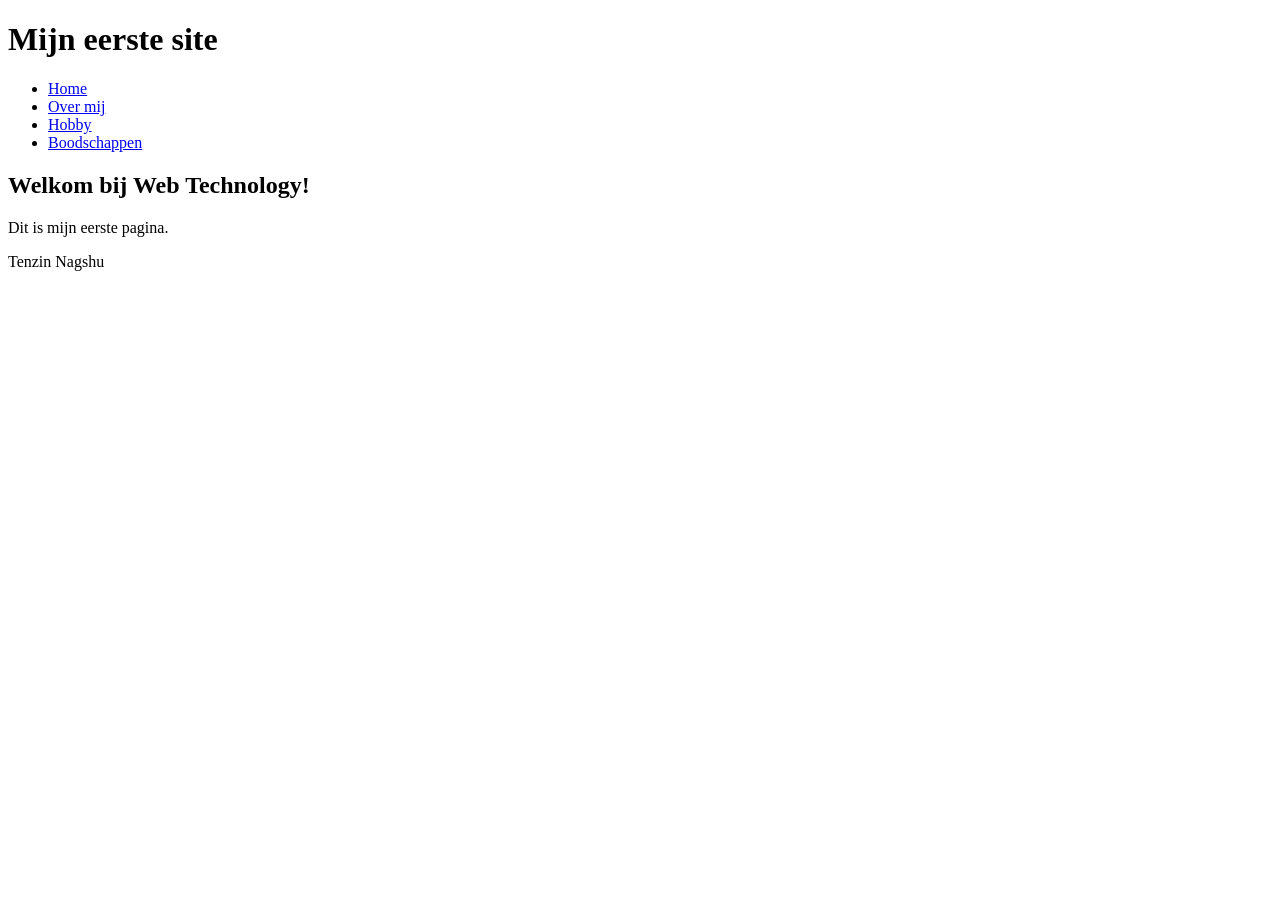
<file: labo-01/index.html>
<!DOCTYPE html>
<html lang="nl">
<head>
    <meta charset="UTF-8">
    <meta name="viewport" content="width=device-width, initial-scale=1.0">
    <title>Mijn eerste pagina!!!!!!!</title>
</head>
<body>
    <header>
        <h1>Mijn eerste site</h1>
        <nav>
            <ul>
                <li><a href="index.html">Home</a></li>
                <li><a href="over-mij.html">Over mij</a></li>
                <li><a href="hobby.html">Hobby</a></li>
                <li><a href="boodschappen.html">Boodschappen</a></li>              
            </ul>
        </nav>
    </header>
    <h2>Welkom bij Web Technology!</h2>
    <p>Dit is mijn eerste pagina.</p>
    <footer>
        <p>Tenzin Nagshu</p> 
    </footer>
</body>
</html>
</file>
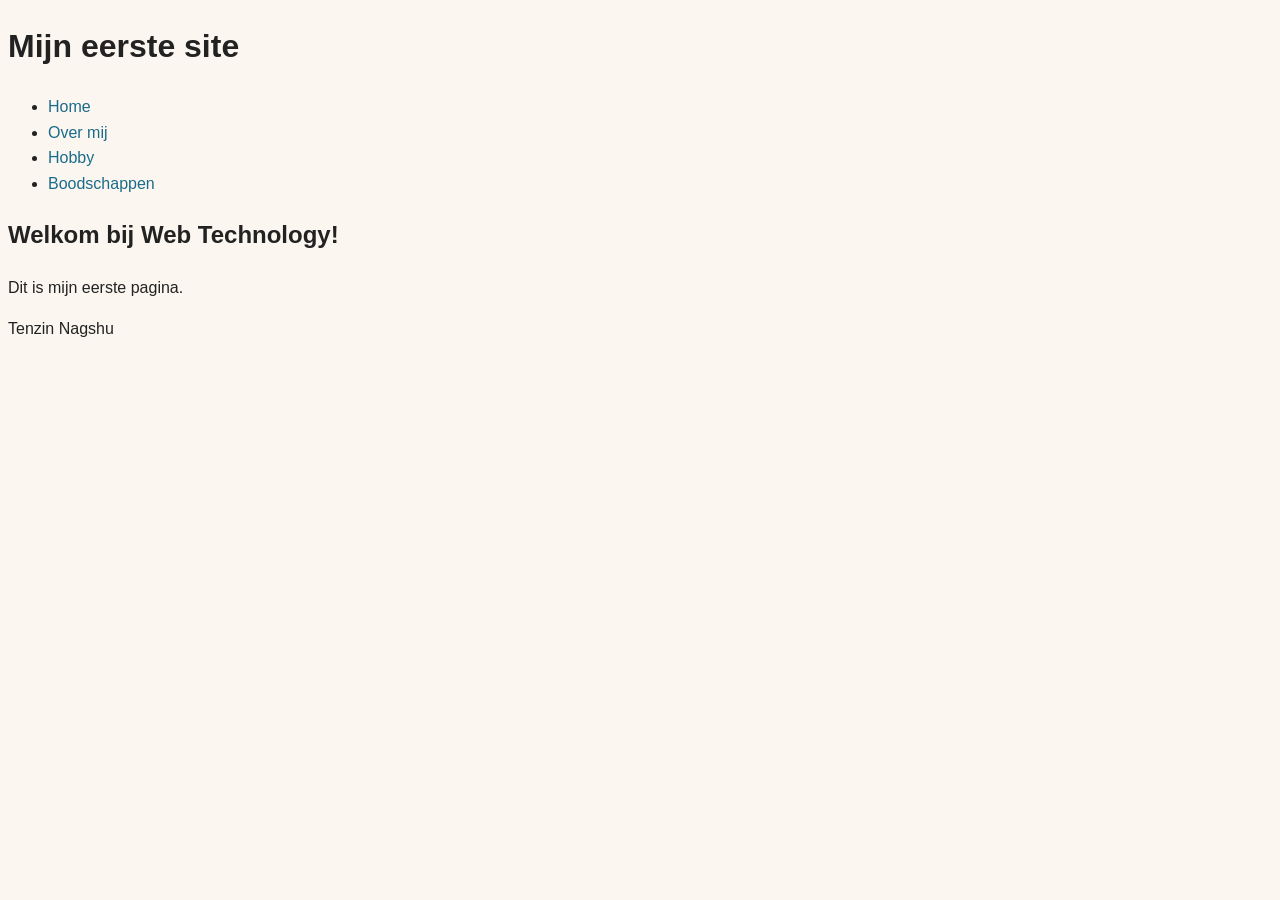
<file: site/index.html>
<!DOCTYPE html>
<html lang="nl">
<head>
    <meta charset="UTF-8">
    <meta name="viewport" content="width=device-width, initial-scale=1.0">
    <title>Mijn eerste pagina!!!!!!!</title>
    <link rel="stylesheet" href="css/stijl.css">
</head>
<body>
    <header>
        <h1>Mijn eerste site</h1>
        <nav>
            <ul>
                <li><a href="index.html">Home</a></li>
                <li><a href="over-mij.html">Over mij</a></li>
                <li><a href="hobby.html">Hobby</a></li>
                <li><a href="boodschappen.html">Boodschappen</a></li>              
            </ul>
        </nav>
    </header>
    <h2>Welkom bij Web Technology!</h2>
    <p>Dit is mijn eerste pagina.</p>
    <footer>
        <p>Tenzin Nagshu</p> 
    </footer>
</body>
</html>
</file>
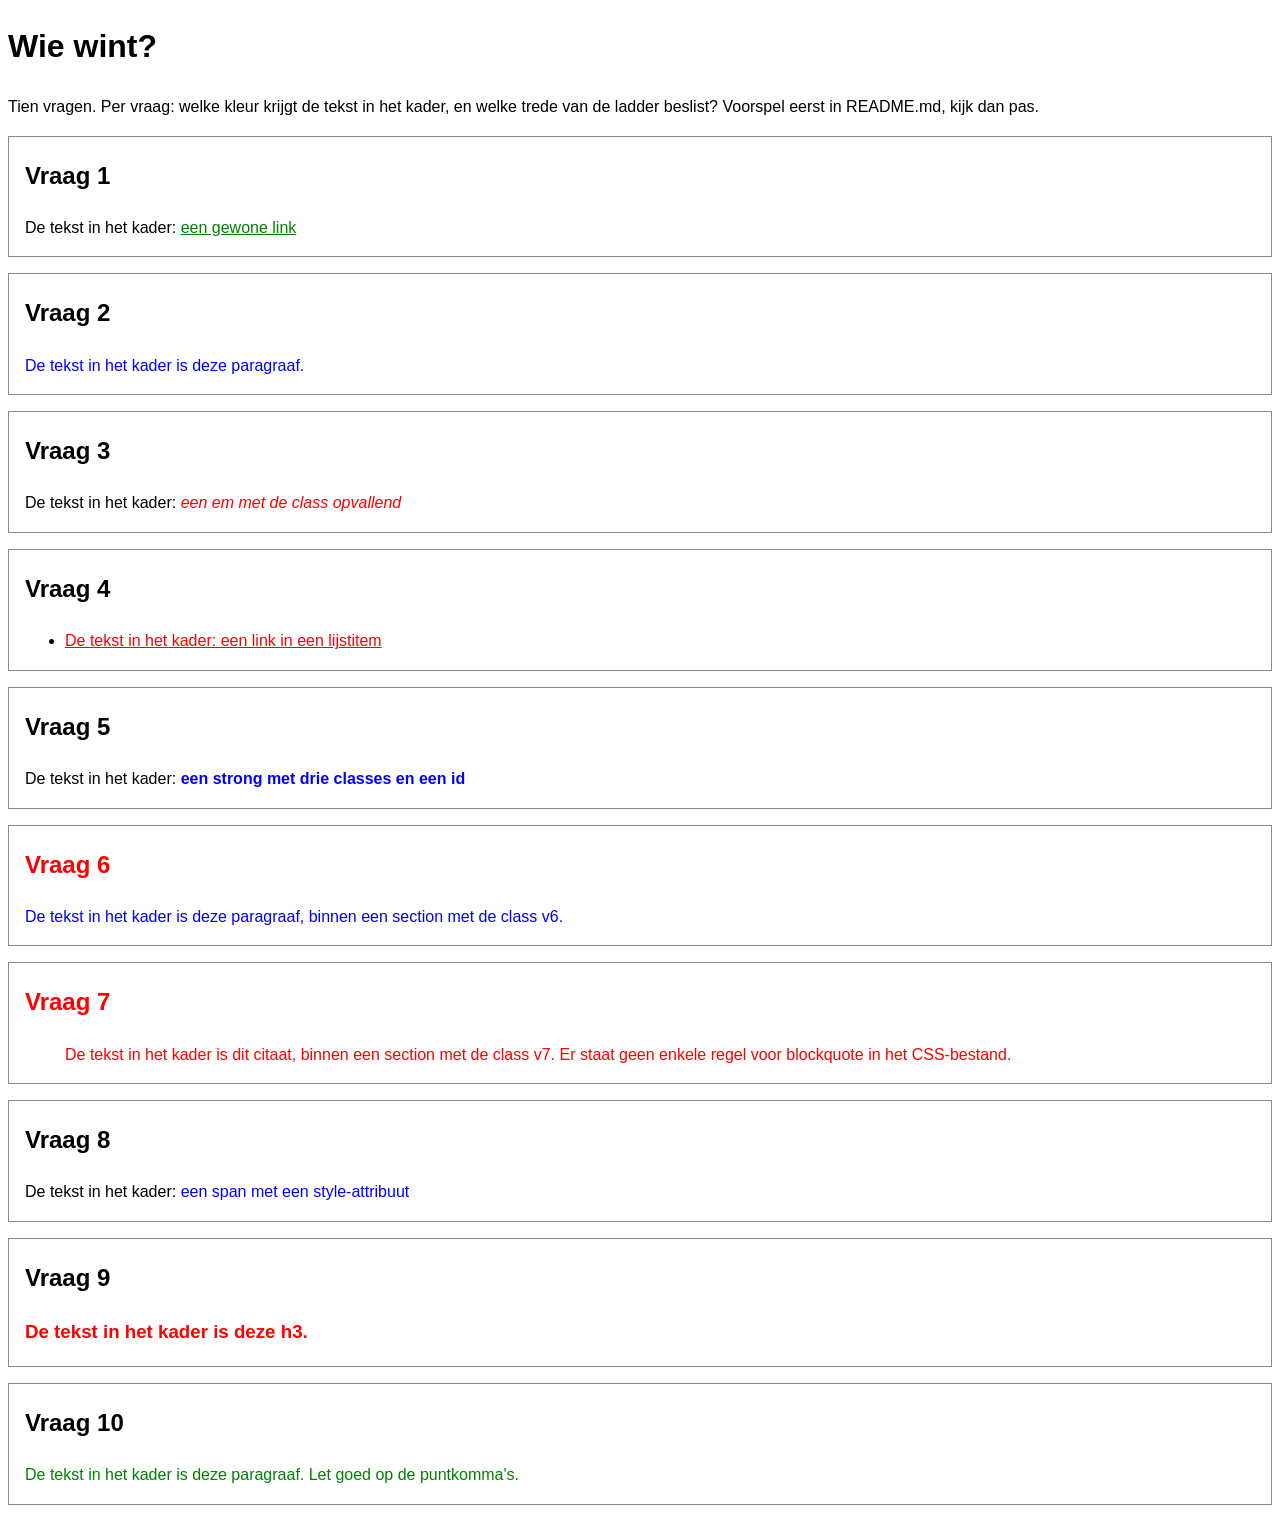
<file: labo-02/cascade/index.html>
<!-- index.html - oefening 3: voorspel, dan kijk. Wijzig dit bestand niet. -->
<!doctype html>
<html lang="nl">
  <head>
    <meta charset="utf-8">
    <meta name="viewport" content="width=device-width, initial-scale=1">
    <title>Wie wint? Tien vragen over de cascade</title>
    <link rel="stylesheet" href="css/stijl.css">
  </head>
  <body>
    <h1>Wie wint?</h1>
    <p>Tien vragen. Per vraag: welke kleur krijgt de tekst in het kader, en welke trede van de ladder beslist? Voorspel eerst in README.md, kijk dan pas.</p>

    <section class="vraag v1">
      <h2>Vraag 1</h2>
      <p>De tekst in het kader: <a href="#">een gewone link</a></p>
    </section>

    <section class="vraag v2">
      <h2>Vraag 2</h2>
      <p class="v2-tekst">De tekst in het kader is deze paragraaf.</p>
    </section>

    <section class="vraag v3">
      <h2>Vraag 3</h2>
      <p>De tekst in het kader: <em class="opvallend">een em met de class opvallend</em></p>
    </section>

    <section class="vraag v4">
      <h2>Vraag 4</h2>
      <ul>
        <li><a href="#">De tekst in het kader: een link in een lijstitem</a></li>
      </ul>
    </section>

    <section class="vraag v5">
      <h2>Vraag 5</h2>
      <p>De tekst in het kader: <strong class="een twee drie" id="v5-tekst">een strong met drie classes en een id</strong></p>
    </section>

    <section class="vraag v6">
      <h2>Vraag 6</h2>
      <p class="v6-tekst">De tekst in het kader is deze paragraaf, binnen een section met de class v6.</p>
    </section>

    <section class="vraag v7">
      <h2>Vraag 7</h2>
      <blockquote>De tekst in het kader is dit citaat, binnen een section met de class v7. Er staat geen enkele regel voor blockquote in het CSS-bestand.</blockquote>
    </section>

    <section class="vraag v8">
      <h2>Vraag 8</h2>
      <p>De tekst in het kader: <span class="v8-tekst" style="color: blue">een span met een style-attribuut</span></p>
    </section>

    <section class="vraag v9">
      <h2>Vraag 9</h2>
      <h3 class="v9-tekst">De tekst in het kader is deze h3.</h3>
    </section>

    <section class="vraag v10">
      <h2>Vraag 10</h2>
      <p class="v10-tekst">De tekst in het kader is deze paragraaf. Let goed op de puntkomma's.</p>
    </section>
  </body>
</html>
</file>
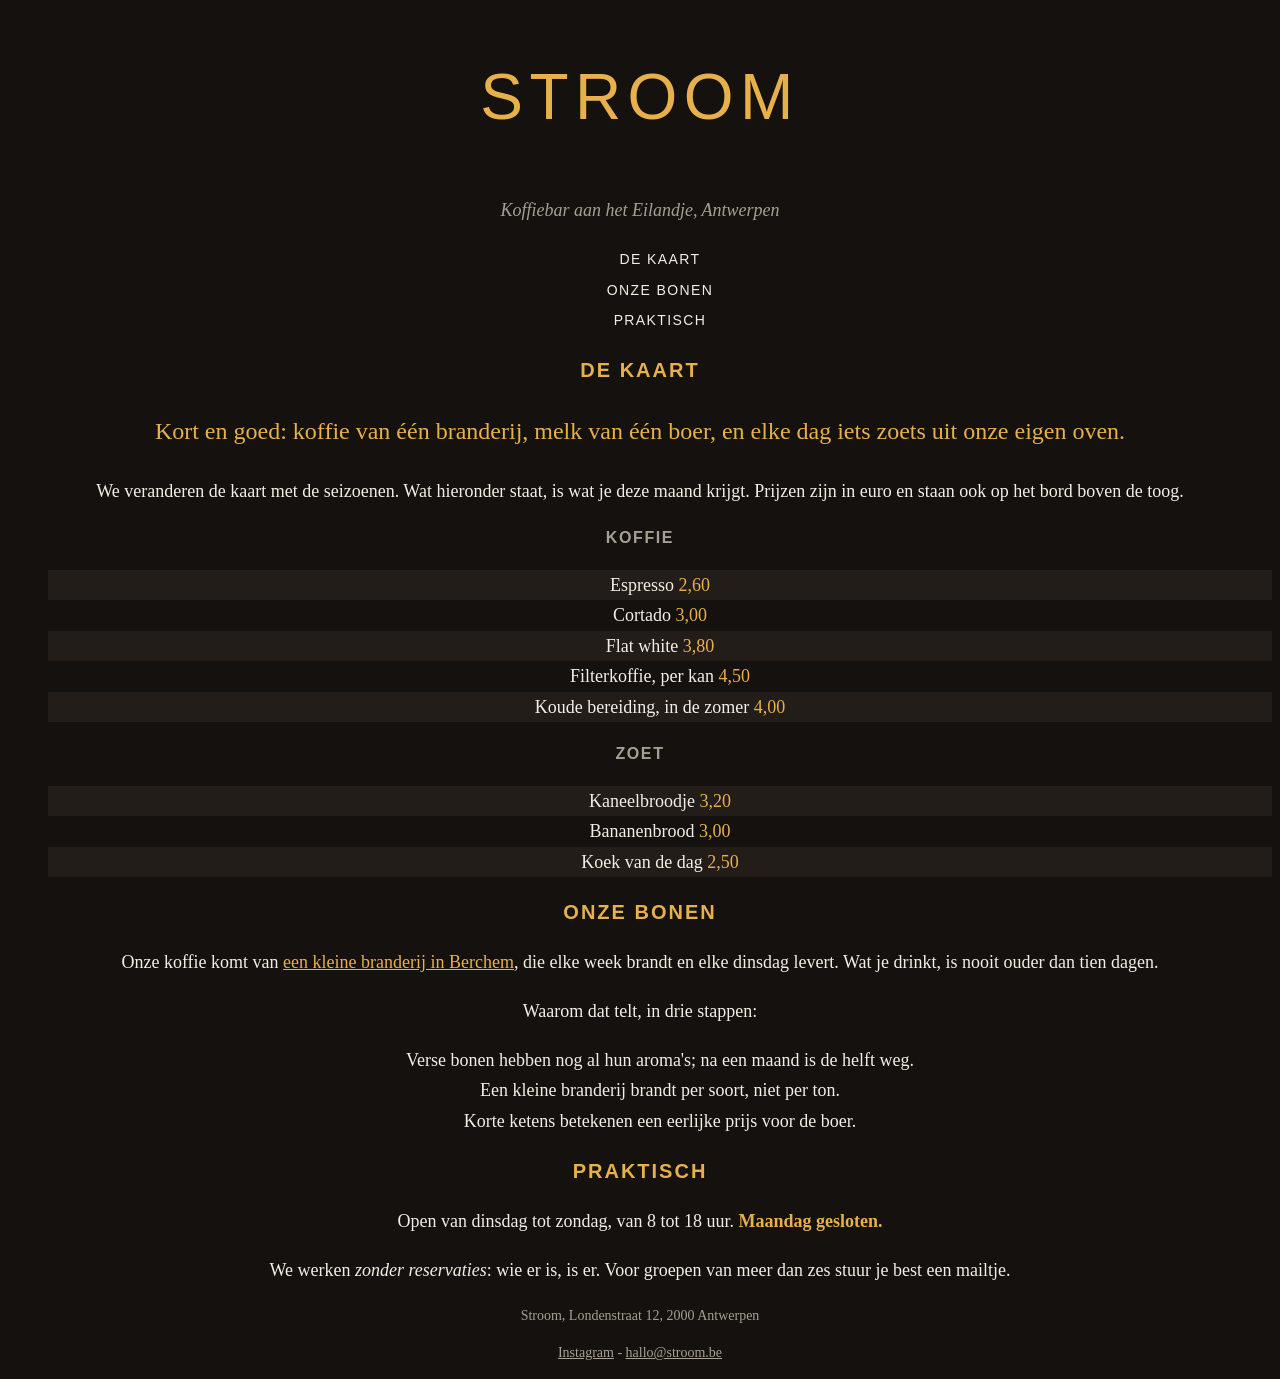
<file: labo-02/nabouw/index.html>
<!-- index.html - nabouw labo 2. Dit bestand mag je NIET wijzigen: geen class erbij, geen element verplaatst, geen style-attribuut. Jij schrijft css/stijl.css. -->
<!--
  Wat het screenshot niet kan tonen (hover en focus):
  - links in de navigatie: accentkleur, vet, geen onderstreping;
    bij hover en focus: inktkleur en onderstreept
  - links in main: accentkleur, onderstreept;
    bij hover en focus: papierkleur op een achtergrond in de accentkleur
  - links in de footer: gedempte kleur; bij hover en focus: accentkleur
-->
<!doctype html>
<html lang="nl">
  <head>
    <meta charset="utf-8">
    <meta name="viewport" content="width=device-width, initial-scale=1">
    <title>Stroom - koffiebar aan het Eilandje</title>
    <link rel="stylesheet" href="css/zen.css">
  </head>
  <body>
    <header>
      <h1>Stroom</h1>
      <p class="slogan">Koffiebar aan het Eilandje, Antwerpen</p>
      <nav>
        <ul>
          <li><a href="#kaart">De kaart</a></li>
          <li><a href="#bonen">Onze bonen</a></li>
          <li><a href="#praktisch">Praktisch</a></li>
        </ul>
      </nav>
    </header>

    <main>
      <article>
        <h2 id="kaart">De kaart</h2>
        <p class="intro">Kort en goed: koffie van één branderij, melk van één boer, en elke dag iets zoets uit onze eigen oven.</p>
        <p>We veranderen de kaart met de seizoenen. Wat hieronder staat, is wat je deze maand krijgt. Prijzen zijn in euro en staan ook op het bord boven de toog.</p>

        <h3>Koffie</h3>
        <ul class="kaart">
          <li>Espresso <span class="prijs">2,60</span></li>
          <li>Cortado <span class="prijs">3,00</span></li>
          <li>Flat white <span class="prijs">3,80</span></li>
          <li>Filterkoffie, per kan <span class="prijs">4,50</span></li>
          <li>Koude bereiding, in de zomer <span class="prijs">4,00</span></li>
        </ul>

        <h3>Zoet</h3>
        <ul class="kaart">
          <li>Kaneelbroodje <span class="prijs">3,20</span></li>
          <li>Bananenbrood <span class="prijs">3,00</span></li>
          <li>Koek van de dag <span class="prijs">2,50</span></li>
        </ul>

        <h2 id="bonen">Onze bonen</h2>
        <p>Onze koffie komt van <a href="https://www.example.be">een kleine branderij in Berchem</a>, die elke week brandt en elke dinsdag levert. Wat je drinkt, is nooit ouder dan tien dagen.</p>
        <p>Waarom dat telt, in drie stappen:</p>
        <ol>
          <li>Verse bonen hebben nog al hun aroma's; na een maand is de helft weg.</li>
          <li>Een kleine branderij brandt per soort, niet per ton.</li>
          <li>Korte ketens betekenen een eerlijke prijs voor de boer.</li>
        </ol>

        <h2 id="praktisch">Praktisch</h2>
        <p>Open van dinsdag tot zondag, van 8 tot 18 uur. <strong>Maandag gesloten.</strong></p>
        <p>We werken <em>zonder reservaties</em>: wie er is, is er. Voor groepen van meer dan zes stuur je best een mailtje.</p>
      </article>
    </main>

    <footer>
      <p>Stroom, Londenstraat 12, 2000 Antwerpen</p>
      <p><a href="https://www.instagram.com">Instagram</a> - <a href="mailto:hallo@stroom.be">hallo@stroom.be</a></p>
    </footer>
  </body>
</html>
</file>
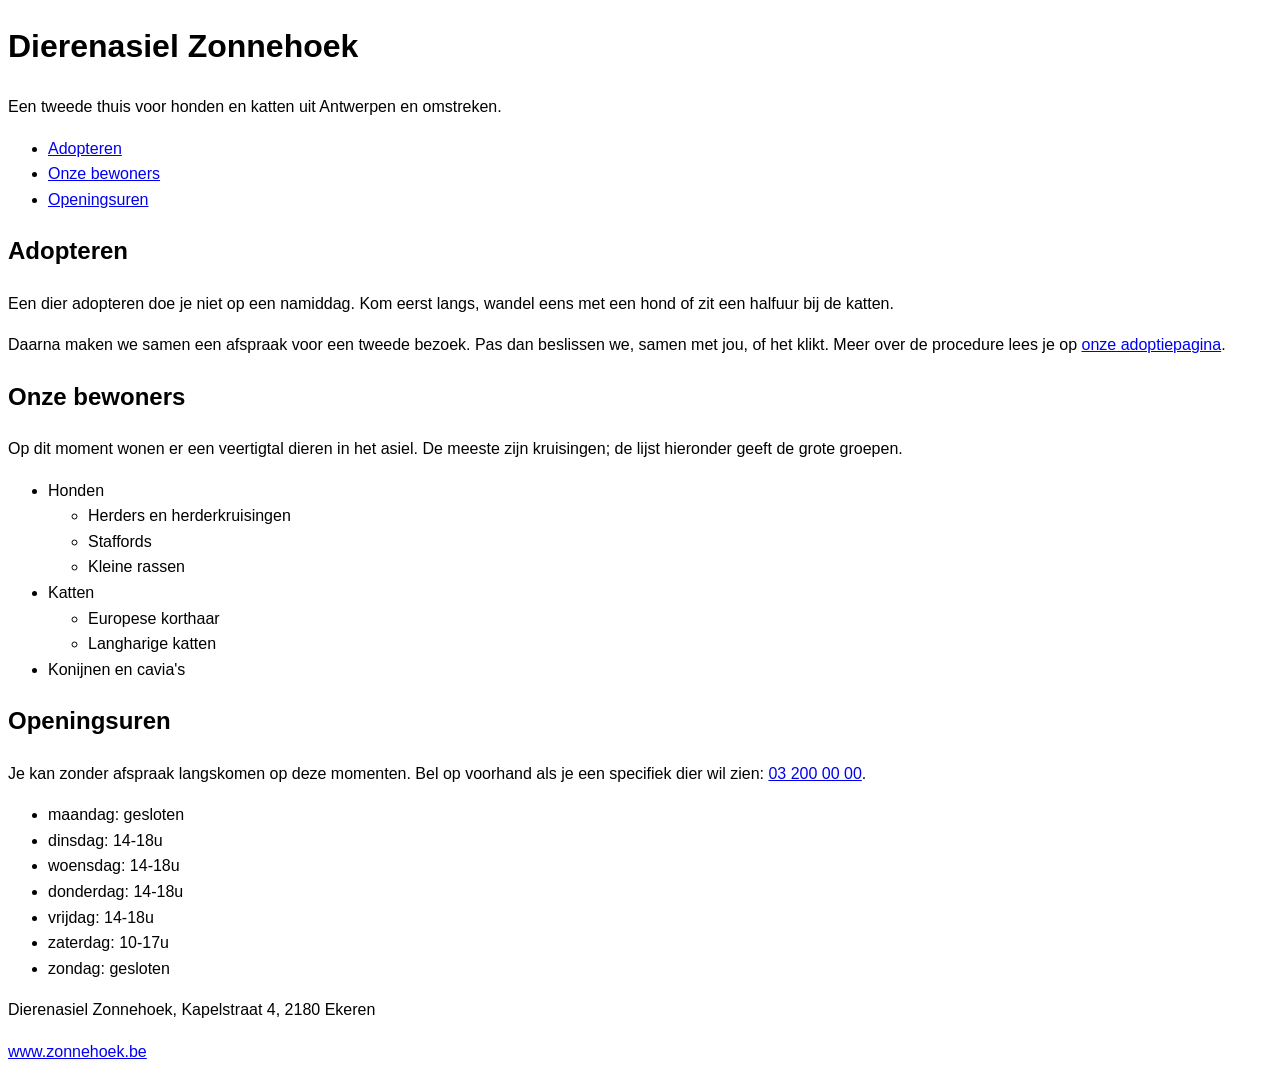
<file: labo-02/selectors/index.html>
<!-- index.html - oefening 2: selectors. Wijzig dit bestand niet; alles wat je nodig hebt, staat erin. -->
<!doctype html>
<html lang="nl">
  <head>
    <meta charset="utf-8">
    <meta name="viewport" content="width=device-width, initial-scale=1">
    <title>Dierenasiel Zonnehoek</title>
    <link rel="stylesheet" href="css/stijl.css">
  </head>
  <body>
    <header>
      <h1>Dierenasiel Zonnehoek</h1>
      <p class="slogan">Een tweede thuis voor honden en katten uit Antwerpen en omstreken.</p>
      <nav>
        <ul>
          <li><a href="#adopteren">Adopteren</a></li>
          <li><a href="#rassen">Onze bewoners</a></li>
          <li><a href="#uren">Openingsuren</a></li>
        </ul>
      </nav>
    </header>

    <main>
      <article>
        <h2 id="adopteren">Adopteren</h2>
        <p class="intro">Een dier adopteren doe je niet op een namiddag. Kom eerst langs, wandel eens met een hond of zit een halfuur bij de katten.</p>
        <p>Daarna maken we samen een afspraak voor een tweede bezoek. Pas dan beslissen we, samen met jou, of het klikt. Meer over de procedure lees je op <a href="https://www.zonnehoek.be/adoptie">onze adoptiepagina</a>.</p>

        <h2 id="rassen">Onze bewoners</h2>
        <p>Op dit moment wonen er een veertigtal dieren in het asiel. De meeste zijn kruisingen; de lijst hieronder geeft de grote groepen.</p>
        <ul class="rassen">
          <li>Honden
            <ul>
              <li>Herders en herderkruisingen</li>
              <li>Staffords</li>
              <li>Kleine rassen</li>
            </ul>
          </li>
          <li>Katten
            <ul>
              <li>Europese korthaar</li>
              <li>Langharige katten</li>
            </ul>
          </li>
          <li>Konijnen en cavia's</li>
        </ul>

        <h2 id="uren">Openingsuren</h2>
        <p>Je kan zonder afspraak langskomen op deze momenten. Bel op voorhand als je een specifiek dier wil zien: <a href="tel:+3232000000">03 200 00 00</a>.</p>
        <ul class="uren">
          <li>maandag: gesloten</li>
          <li>dinsdag: 14-18u</li>
          <li>woensdag: 14-18u</li>
          <li>donderdag: 14-18u</li>
          <li>vrijdag: 14-18u</li>
          <li>zaterdag: 10-17u</li>
          <li>zondag: gesloten</li>
        </ul>
      </article>
    </main>

    <footer>
      <p>Dierenasiel Zonnehoek, Kapelstraat 4, 2180 Ekeren</p>
      <p><a href="https://www.zonnehoek.be">www.zonnehoek.be</a></p>
    </footer>
  </body>
</html>
</file>
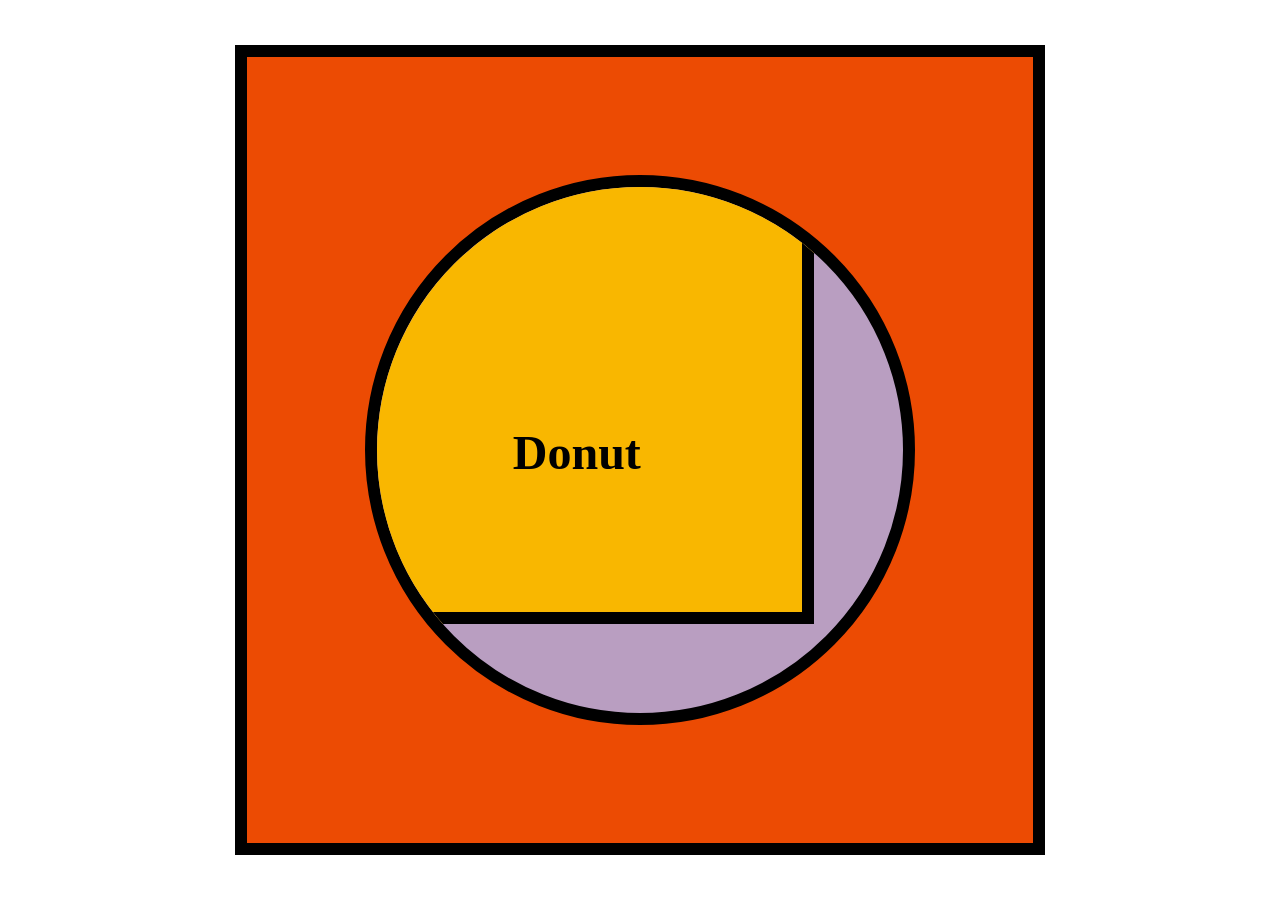
<file: labo-03/donut/index.html>
<!doctype html>
<html lang="en">
<head>
  <meta charset="utf-8">
  <meta name="viewport" content="width=device-width, initial-scale=1">
  <title>Labo 3 - Donut</title>
  <link rel="stylesheet" href="css/reset.css">
  <link rel="stylesheet" href="css/stijl.css">
</head>
<body>
  <!-- Do not change this file. Write your CSS in css/stijl.css. -->
  <main>
    <div>
      <h1>Donut</h1>
    </div>
  </main>
</body>
</html>
</file>
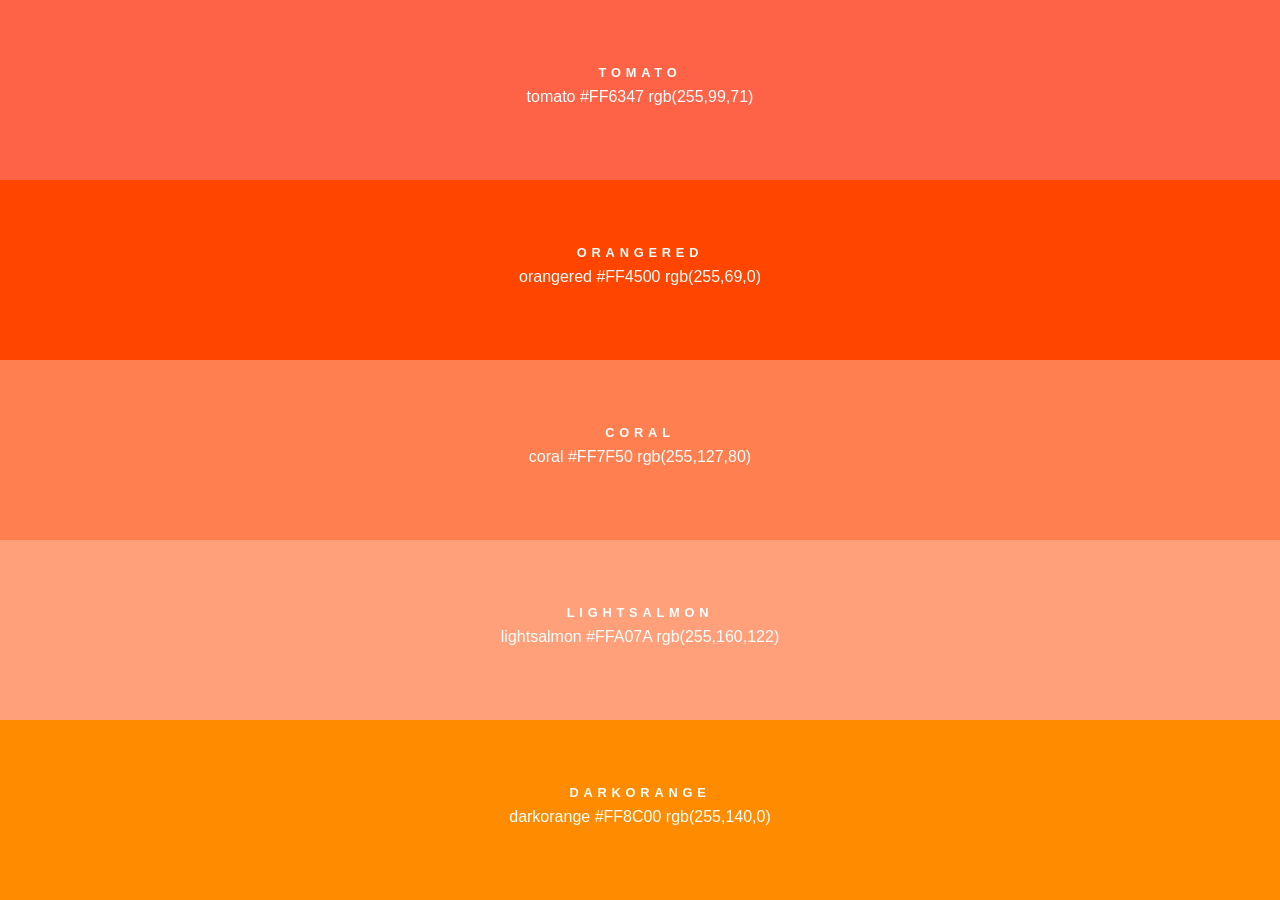
<file: labo-03/kleuren/index.html>
<!doctype html>
<html lang="en">
<head>
  <meta charset="utf-8">
  <meta name="viewport" content="width=device-width, initial-scale=1">
  <title>Labo 3 - Kleurenstalen</title>
  <link rel="stylesheet" href="css/reset.css">
  <link rel="stylesheet" href="css/stijl.css">
</head>
<body>
  <!-- Do not change this file. Write your CSS in css/stijl.css. -->
  <ul>
    <li class="tomato">
      <h2>TOMATO</h2>
      <p class="codes"><span>tomato</span> <span>#FF6347</span> <span>rgb(255,99,71)</span></p>
    </li>
    <li class="orangered">
      <h2>ORANGERED</h2>
      <p class="codes"><span>orangered</span> <span>#FF4500</span> <span>rgb(255,69,0)</span></p>
    </li>
    <li class="coral">
      <h2>CORAL</h2>
      <p class="codes"><span>coral</span> <span>#FF7F50</span> <span>rgb(255,127,80)</span></p>
    </li>
    <li class="lightsalmon">
      <h2>LIGHTSALMON</h2>
      <p class="codes"><span>lightsalmon</span> <span>#FFA07A</span> <span>rgb(255,160,122)</span></p>
    </li>
    <li class="darkorange">
      <h2>DARKORANGE</h2>
      <p class="codes"><span>darkorange</span> <span>#FF8C00</span> <span>rgb(255,140,0)</span></p>
    </li>
  </ul>
</body>
</html>
</file>
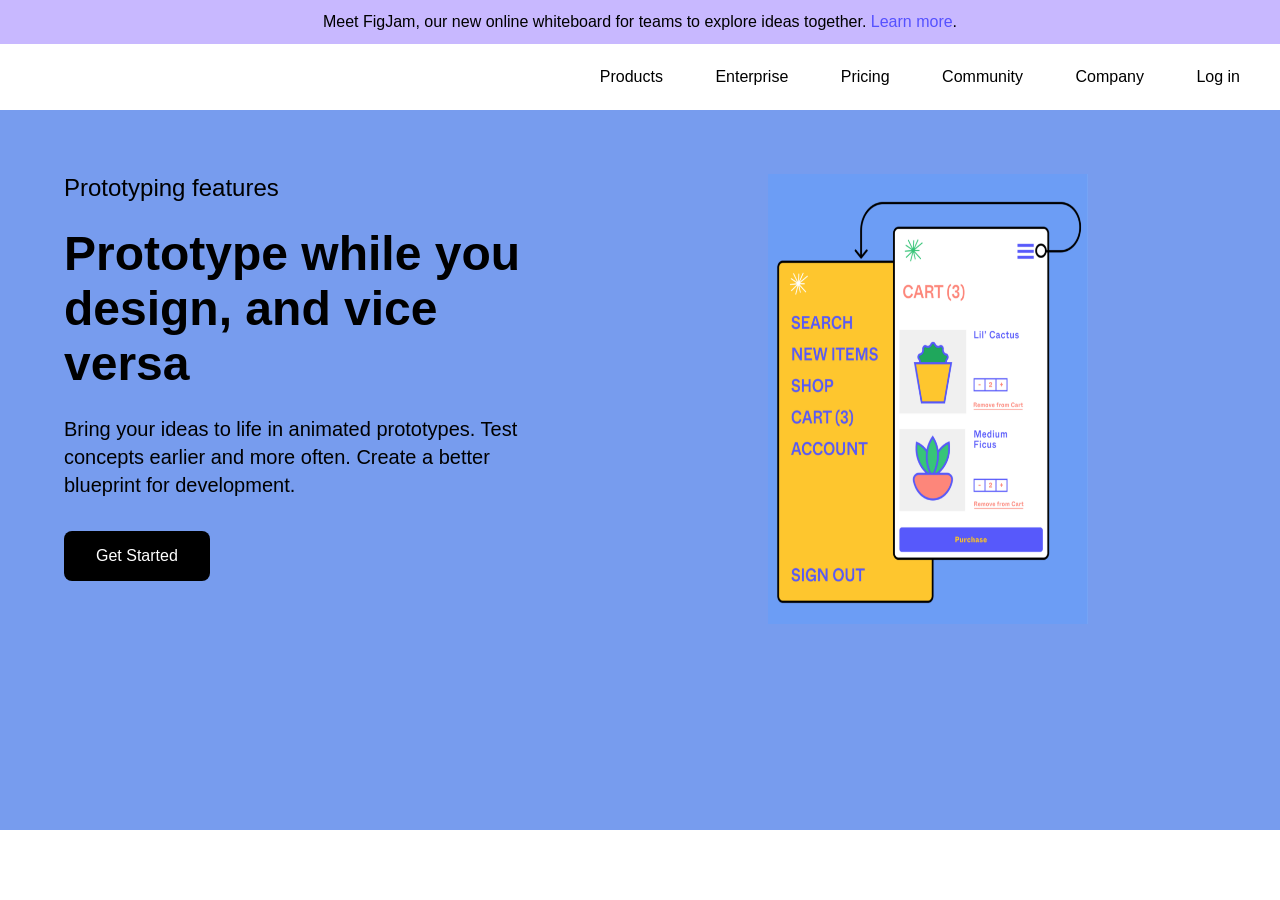
<file: labo-03/landing/index.html>
<!doctype html>
<html lang="en">
<head>
  <meta charset="utf-8">
  <meta name="viewport" content="width=device-width, initial-scale=1">
  <title>Labo 3 - Landingspagina</title>
  <link rel="stylesheet" href="css/reset.css">
  <link rel="stylesheet" href="css/stijl.css">
</head>
<body>
  <!-- Do not change this file. Write your CSS in css/stijl.css.
       Not visible in the screenshot: on :hover and :focus the links in the
       banner and in the navigation get an underline, and the button turns
       dark grey (#333333) instead of black. -->
  <div class="banner">
    <p>Meet FigJam, our new online whiteboard for teams to explore ideas together. <a href="#">Learn more</a>.</p>
  </div>
  <header>
    <nav>
      <ul>
        <li><a href="#">Products</a></li>
        <li><a href="#">Enterprise</a></li>
        <li><a href="#">Pricing</a></li>
        <li><a href="#">Community</a></li>
        <li><a href="#">Company</a></li>
        <li><a href="#">Log in</a></li>
      </ul>
    </nav>
  </header>
  <main>
    <article>
      <p class="bovenkop">Prototyping features</p>
      <h1>Prototype while you design, and vice versa</h1>
      <p>Bring your ideas to life in animated prototypes. Test concepts earlier and more often. Create a better blueprint for development.</p>
      <a href="#" class="knop">Get Started</a>
    </article><!-- no whitespace between these two tags: see syllabus 3.7 --><div class="afbeelding">
      <img src="afbeeldingen/prototype.png" alt="Prototype of a plant shop: a yellow menu panel next to a white cart screen">
    </div>
  </main>
</body>
</html>
</file>
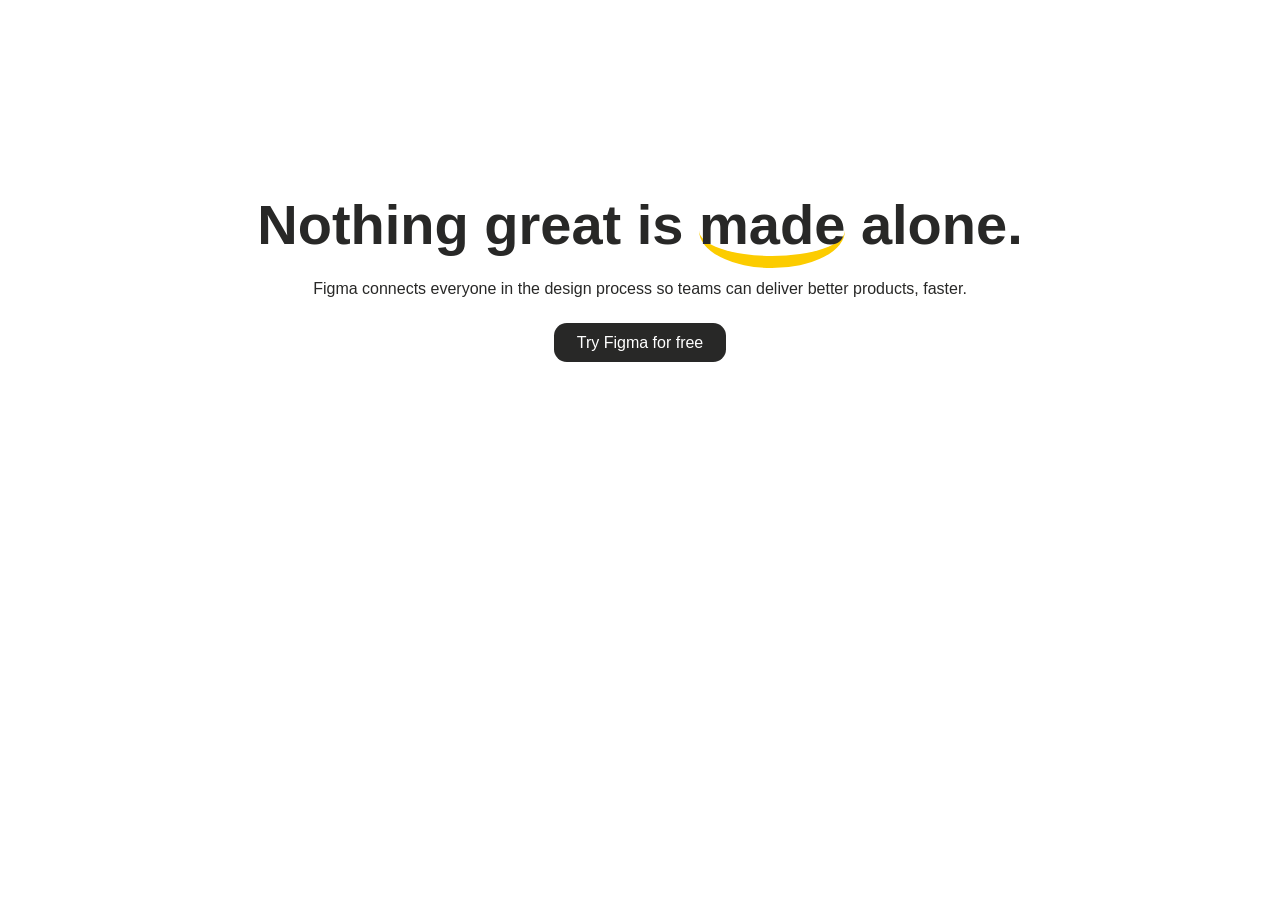
<file: labo-03/slogan/index.html>
<!doctype html>
<html lang="en">
<head>
  <meta charset="utf-8">
  <meta name="viewport" content="width=device-width, initial-scale=1">
  <title>Labo 3 - Slogan</title>
  <link rel="stylesheet" href="css/reset.css">
  <link rel="stylesheet" href="css/stijl.css">
</head>
<body>
  <!-- Do not change this file. Write your CSS in css/stijl.css.
       Not visible in the screenshot: on :hover and :focus the button turns
       dark grey (#333333) instead of black. -->
  <h2>Nothing great is <span>made</span> alone.</h2>
  <p>Figma connects everyone in the design process so teams can deliver better products, faster.</p>
  <a href="https://www.figma.com">Try Figma for free</a>
</body>
</html>
</file>
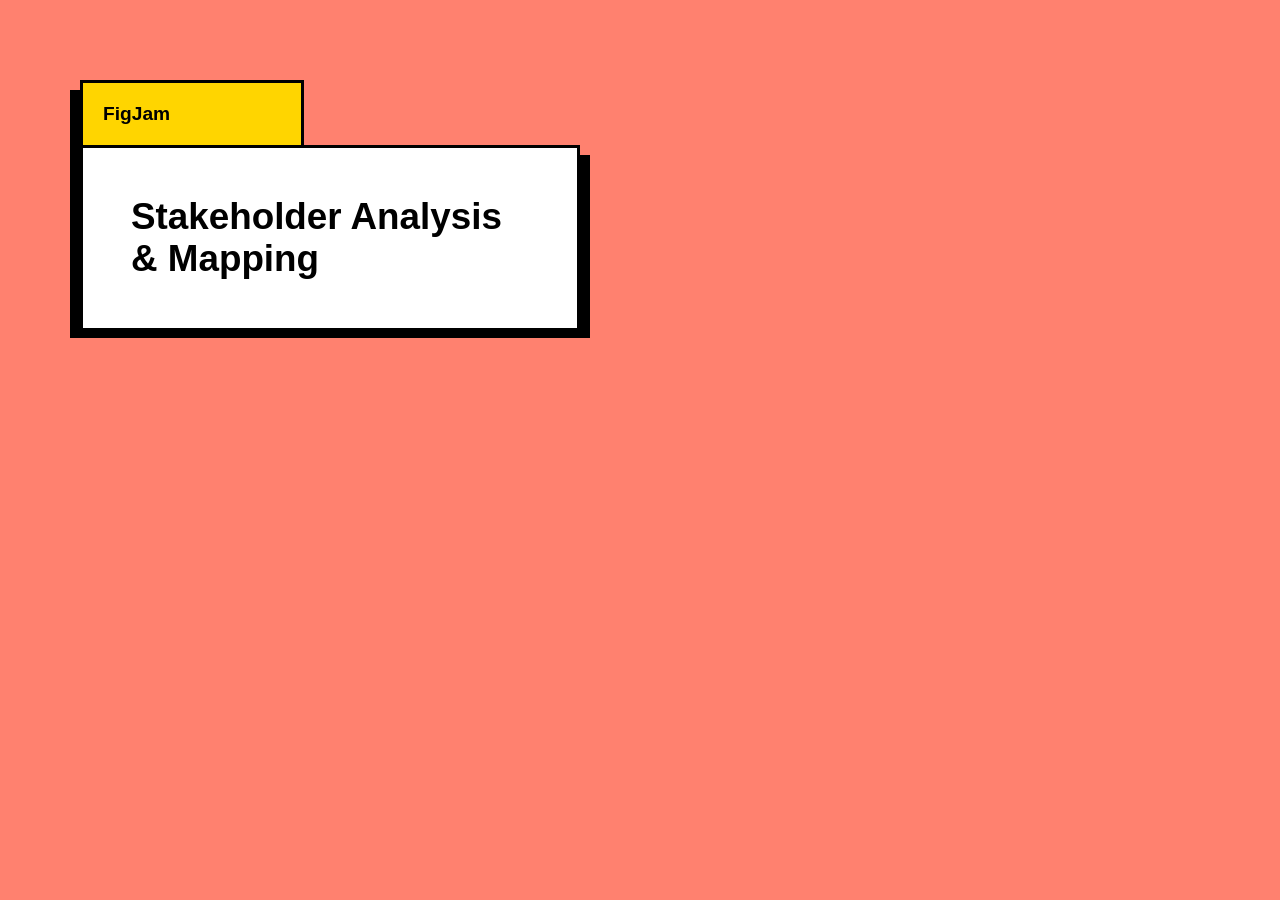
<file: labo-03/tabblad/index.html>
<!doctype html>
<html lang="en">
<head>
  <meta charset="utf-8">
  <meta name="viewport" content="width=device-width, initial-scale=1">
  <title>Labo 3 - Tabblad</title>
  <link rel="stylesheet" href="css/reset.css">
  <link rel="stylesheet" href="css/stijl.css">
</head>
<body>
  <!-- Do not change this file. Write your CSS in css/stijl.css. -->
  <h1>FigJam</h1>
  <h2>Stakeholder Analysis &amp; Mapping</h2>
</body>
</html>
</file>
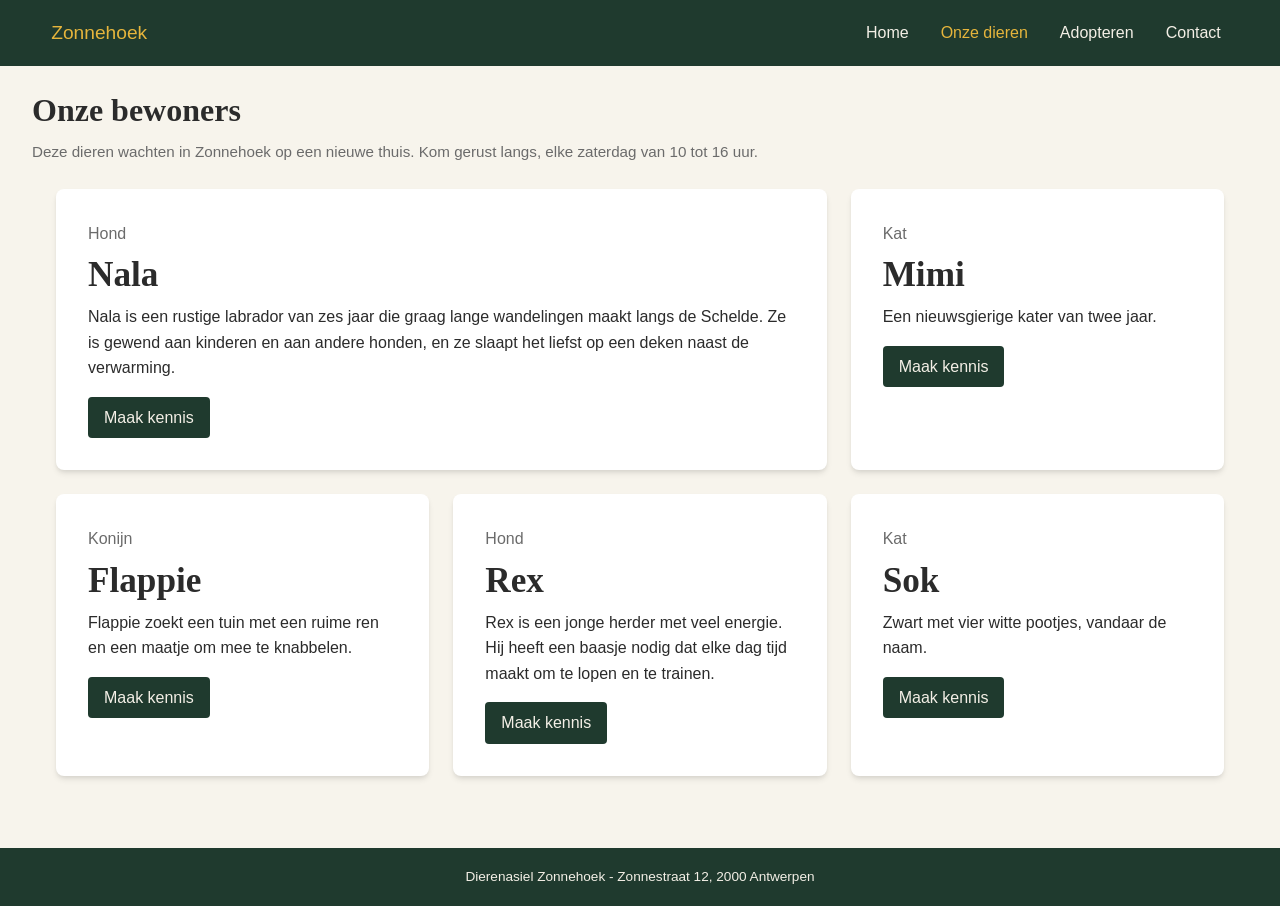
<file: labo-04/dierenasiel/index.html>
<!doctype html>
<html lang="nl">
<head>
  <meta charset="utf-8">
  <meta name="viewport" content="width=device-width, initial-scale=1">
  <title>Labo 4 - Dierenasiel Zonnehoek</title>
  <link rel="stylesheet" href="css/reset.css">
  <link rel="stylesheet" href="css/stijl.css">
</head>
<body>
  <!-- Do not change this file. Write your CSS in css/stijl.css.
       Not visible in the screenshot: on :hover and :focus the links in the
       navigation get an underline, and a button turns dark (#2b2b2b). -->
  <header>
    <a class="logo" href="index.html">Zonnehoek</a>
    <nav>
      <ul>
        <li><a href="index.html">Home</a></li>
        <li><a href="dieren.html" class="actief">Onze dieren</a></li>
        <li><a href="adopteren.html">Adopteren</a></li>
        <li><a href="contact.html">Contact</a></li>
      </ul>
    </nav>
  </header>
  <main>
    <h1>Onze bewoners</h1>
    <p class="intro">Deze dieren wachten in Zonnehoek op een nieuwe thuis. Kom gerust langs, elke zaterdag van 10 tot 16 uur.</p>
    <ul class="kaarten">
      <li class="kaart uitgelicht">
        <p class="soort">Hond</p>
        <h2>Nala</h2>
        <p class="beschrijving">Nala is een rustige labrador van zes jaar die graag lange wandelingen maakt langs de Schelde. Ze is gewend aan kinderen en aan andere honden, en ze slaapt het liefst op een deken naast de verwarming.</p>
        <a class="knop" href="#">Maak kennis</a>
      </li>
      <li class="kaart">
        <p class="soort">Kat</p>
        <h2>Mimi</h2>
        <p class="beschrijving">Een nieuwsgierige kater van twee jaar.</p>
        <a class="knop" href="#">Maak kennis</a>
      </li>
      <li class="kaart">
        <p class="soort">Konijn</p>
        <h2>Flappie</h2>
        <p class="beschrijving">Flappie zoekt een tuin met een ruime ren en een maatje om mee te knabbelen.</p>
        <a class="knop" href="#">Maak kennis</a>
      </li>
      <li class="kaart">
        <p class="soort">Hond</p>
        <h2>Rex</h2>
        <p class="beschrijving">Rex is een jonge herder met veel energie. Hij heeft een baasje nodig dat elke dag tijd maakt om te lopen en te trainen.</p>
        <a class="knop" href="#">Maak kennis</a>
      </li>
      <li class="kaart">
        <p class="soort">Kat</p>
        <h2>Sok</h2>
        <p class="beschrijving">Zwart met vier witte pootjes, vandaar de naam.</p>
        <a class="knop" href="#">Maak kennis</a>
      </li>
    </ul>
  </main>
  <footer>
    <p>Dierenasiel Zonnehoek - Zonnestraat 12, 2000 Antwerpen</p>
  </footer>
</body>
</html>
</file>
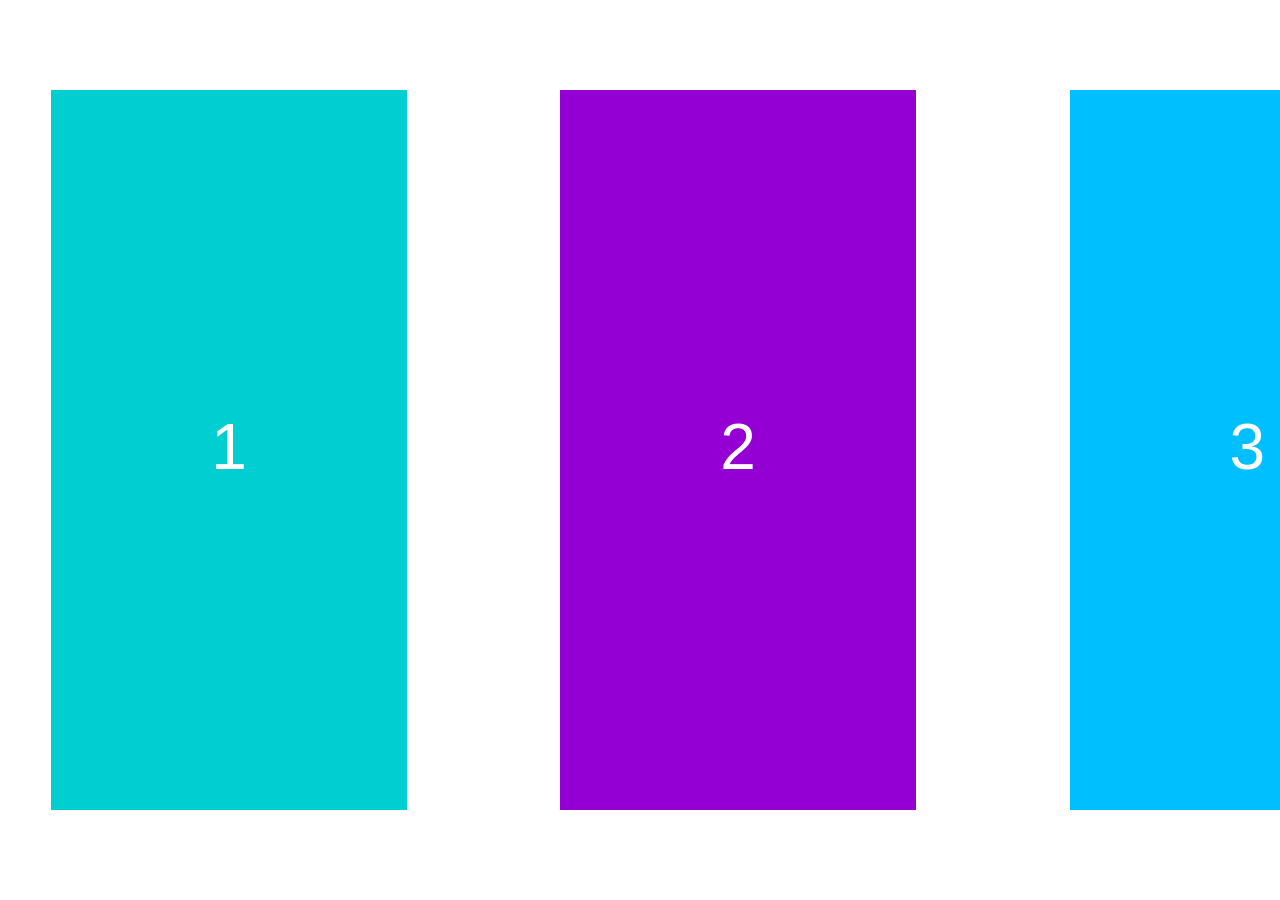
<file: labo-04/kolommen/index.html>
<!doctype html>
<html lang="nl">
<head>
  <meta charset="utf-8">
  <meta name="viewport" content="width=device-width, initial-scale=1">
  <title>Labo 4 - Drie kolommen</title>
  <link rel="stylesheet" href="css/reset.css">
  <link rel="stylesheet" href="css/stijl.css">
</head>
<body>
  <!-- Do not change this file. Write your CSS in css/stijl.css. -->
  <main>
    <div>1</div>
    <div>2</div>
    <div>3</div>
  </main>
</body>
</html>
</file>
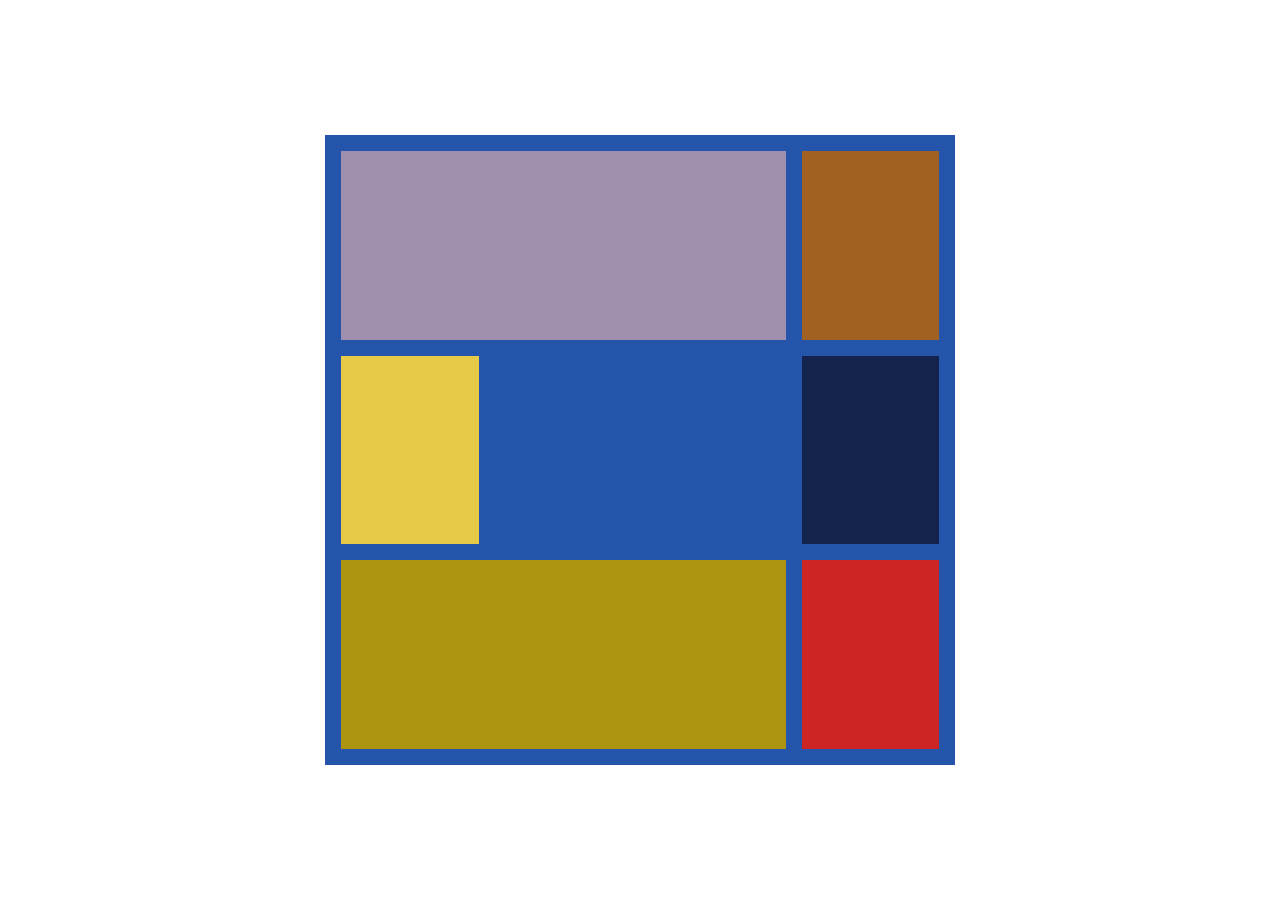
<file: labo-04/mondriaan/index.html>
<!doctype html>
<html lang="nl">
<head>
  <meta charset="utf-8">
  <meta name="viewport" content="width=device-width, initial-scale=1">
  <title>Labo 4 - Mondriaan</title>
  <link rel="stylesheet" href="css/reset.css">
  <link rel="stylesheet" href="css/stijl.css">
</head>
<body>
  <!-- Do not change this file. Write your CSS in css/stijl.css. -->
  <main class="schilderij">
    <div class="lila"></div>
    <div class="bruin"></div>
    <div class="geel"></div>
    <div class="marine"></div>
    <div class="olijf"></div>
    <div class="rood"></div>
  </main>
</body>
</html>
</file>
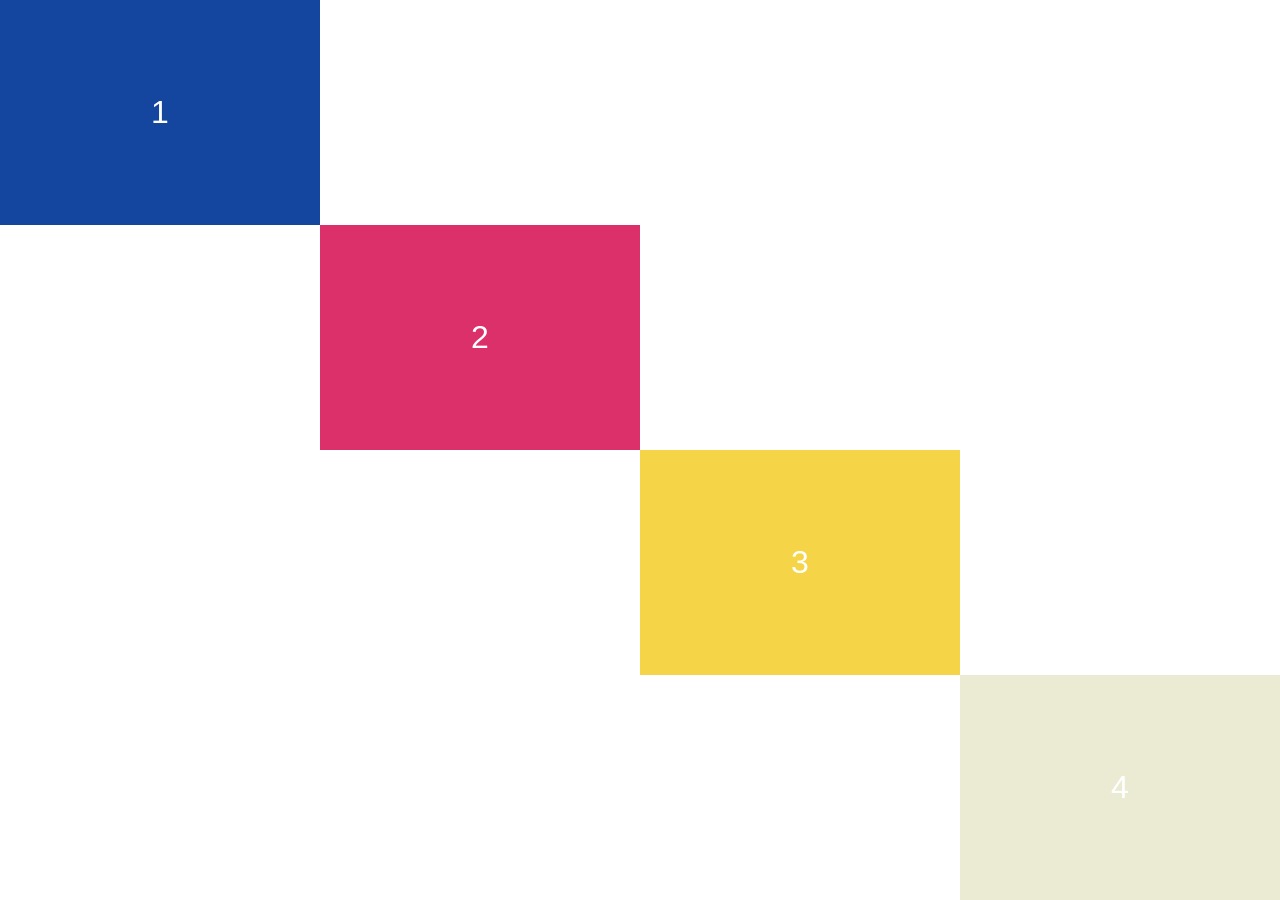
<file: labo-04/trap/index.html>
<!doctype html>
<html lang="nl">
<head>
  <meta charset="utf-8">
  <meta name="viewport" content="width=device-width, initial-scale=1">
  <title>Labo 4 - Trap</title>
  <link rel="stylesheet" href="css/reset.css">
  <link rel="stylesheet" href="css/stijl.css">
</head>
<body>
  <!-- Do not change this file. Write your CSS in css/stijl.css. -->
  <main class="trap">
    <div class="trede">1</div>
    <div class="trede">2</div>
    <div class="trede">3</div>
    <div class="trede">4</div>
  </main>
</body>
</html>
</file>
<file: site/css/stijl.css>
/* 1. Tokens: namen die de rol benoemen */
:root {
  --kleur-tekst: #222222;
  --kleur-achtergrond: #fbf7f0;;
  --kleur-accent: #1a6b8a;
  --lettertype-basis: Verdana, sans-serif;
  --maat-basis: 1rem;
}

/* 2. Typografische basis: alle pagina's erven hiervan */
body {
  font-family: var(--lettertype-basis);
  font-size: var(--maat-basis);
  line-height: 1.6;
  color: var(--kleur-tekst);
  background-color: var(--kleur-achtergrond);
}

/* 3. Navigatie */
nav a {
  color: var(--kleur-accent);
  text-decoration: none;
}

nav a:hover,
nav a:focus {
  color: var(--kleur-tekst);
  text-decoration: underline;
}
</file>
<file: labo-02/cascade/css/stijl.css>
/* stijl.css - oefening 3: voorspel, dan kijk. Wijzig dit bestand niet. */

/* Opmaak van de pagina zelf; doet niet mee in de vragen. */
body {
  font-family: Verdana, sans-serif;
  line-height: 1.6;
}

.vraag {
  border: 1px solid #8a8a89;
  padding: 0 1rem;
  margin-bottom: 1rem;
}

/* ---- vraag 1 ---- */
a {
  color: green;
}

/* ---- vraag 2 ---- */
.v2-tekst {
  color: red;
}

.v2-tekst {
  color: blue;
}

/* ---- vraag 3 ---- */
.opvallend {
  color: red;
}

em {
  color: blue;
}

/* ---- vraag 4 ---- */
.v4 > a {
  color: green;
}

.v4 a {
  color: red;
}

/* ---- vraag 5 ---- */
.een.twee.drie {
  color: red;
}

#v5-tekst {
  color: blue;
}

/* ---- vraag 6 ---- */
.v6 {
  color: red;
}

.v6-tekst {
  color: blue;
}

/* ---- vraag 7 ---- */
.v7 {
  color: red;
}

/* ---- vraag 8 ---- */
.v8-tekst {
  color: red;
}

/* ---- vraag 9 ---- */
h3 {
  color: red !important;
}

.v9-tekst {
  color: blue;
}

/* ---- vraag 10 ---- */
.v10-tekst {
  color: green;
  font-size: 1.5rem
  color: blue;
}
</file>
<file: labo-02/nabouw/css/zen.css>
/* zen.css - dezelfde HTML, een ander blad. Alleen om naar te kijken; niets hiervan is opgave. */

:root {
  --color-paper: #14110f;
  --color-ink: #f3ede4;
  --color-muted: #a89f93;
  --color-accent: #e8b04b;
  --color-zebra: #221d19;
  --font-body: Georgia, serif;
  --font-heading: "Trebuchet MS", Verdana, sans-serif;
}

body {
  background-color: var(--color-paper);
  color: var(--color-ink);
  font-family: var(--font-body);
  font-size: 1.125rem;
  line-height: 1.7;
  text-align: center;
}

h1, h2, h3 {
  font-family: var(--font-heading);
  text-transform: uppercase;
  letter-spacing: 0.1em;
}

h1 {
  font-size: 4rem;
  font-weight: normal;
  color: var(--color-accent);
}

h2 {
  font-size: 1.25rem;
  color: var(--color-accent);
}

h3 {
  font-size: 1rem;
  color: var(--color-muted);
}

.slogan {
  color: var(--color-muted);
  font-style: italic;
}

nav a {
  color: var(--color-ink);
  text-decoration: none;
  text-transform: uppercase;
  letter-spacing: 0.1em;
  font-family: var(--font-heading);
  font-size: 0.875rem;
}

nav a:hover,
nav a:focus {
  color: var(--color-accent);
}

ul, ol {
  list-style: none;
}

.intro {
  font-size: 1.5rem;
  color: var(--color-accent);
}

.kaart li:nth-child(odd) {
  background-color: var(--color-zebra);
}

.prijs {
  color: var(--color-accent);
}

main a {
  color: var(--color-accent);
}

main a:hover,
main a:focus {
  color: var(--color-paper);
  background-color: var(--color-accent);
}

strong {
  color: var(--color-accent);
}

footer {
  color: var(--color-muted);
  font-size: 0.875rem;
}

footer a {
  color: var(--color-muted);
}
</file>
<file: labo-02/selectors/css/stijl.css>
/* stijl.css - oefening 2: selectors schrijven en lezen */

/* Schrijf onder elke opdracht de regel met de selector die precies die
   elementen raakt. Gebruik de declaratie die erbij staat, zodat je in de
   browser meteen ziet wat je raakte. Voeg niets toe aan index.html. */

body {
  font-family: Verdana, sans-serif;
  line-height: 1.6;
}

/* 1. alle links in de navigatie -> color: crimson; */


/* 2. alleen de paragrafen in de footer -> font-size: 0.875rem; */


/* 3. alleen de lijstitems van het BUITENSTE niveau in de lijst met de class
      rassen (dus niet de items van de binnenlijsten) -> outline: 2px solid crimson;
      (outline tekent een kader rond precies het element dat je raakte; de
      property zelf komt in hoofdstuk 3) */


/* 4. de paragraaf die onmiddellijk na elke h2 komt -> font-style: italic; */


/* 5. elk oneven item in de lijst met openingsuren -> background-color: #f1e9dc; */


/* 6. het laatste item in de lijst met openingsuren -> color: crimson; */


/* 7. de slogan en de intro tegelijk, in één regel -> color: darkslateblue; */


/* 8. elke link in main wanneer de muis erover gaat OF wanneer ze focus heeft
      -> background-color: yellow; */



/* ---- Lezen: welke elementen raken deze vijf selectors? Schrijf het antwoord
   in één zin per selector in README.md. Verander hier niets. ---- */

/* a. header nav ul li a */
/* b. article > p */
/* c. .uren li:nth-child(3) */
/* d. h2 ~ p */
/* e. .rassen li:first-child */
</file>
<file: labo-03/donut/css/stijl.css>
/* stijl.css - labo 3, donut (reset.css is linked before this file) */

/* === tokens === */
:root {
 --oranje: #ec4b03;
 --paars: #b99ec1;
 --geel: #f9b700;
 --zwart: #000000;
}

/* === your rules === */
body {
    font-family: Georgia, 'Times New Roman', Times, serif;
    text-align: center;
}
main{
    height: 90vh;
    width: 90vh;
    margin: 5vh auto;
    background-color: var(--oranje);
    border: 0.75rem solid var(--zwart);
}
div {
    width: 70%;
    height: 70%;
    margin: 15%;
    background-color: var(--paars);
    border: 0.75rem solid var(--zwart);
    border-radius: 50%;
    overflow: hidden;
}
h1 {
    width: 90%;
    height: 90%;
    margin: -7%;
    background-color: var(--geel);
    border: 0.75rem solid var(--zwart);
    font-size: 3rem;
    padding-top: 50%;
}
</file>
<file: labo-03/kleuren/css/stijl.css>
/* stijl.css - labo 3, kleuren (reset.css is linked before this file) */

/* === tokens === */
:root {

}

/* === your rules === */
.tomato {
    background-color: tomato;
}
.orangered {
    background-color: orangered;
}
.coral {
    background-color: coral;
}
.lightsalmon { 
    background-color: lightsalmon;
}
.darkorange {
    background-color: darkorange;
}

body { 
    color: white;
    font-family: arial;
    text-align: center;
}
li {
    height: 20vh;
}
ul { 
    margin: 0;
    padding: 0;
}
li {
    padding-top: 7vh;
}
h2 {
    font-size: 0.8rem;
    letter-spacing: 0.3rem;
    margin-bottom: 0.5rem;
}
span:nth:child(2) {
    margin-left: 0.7rem;
    margin-right: 0.7rem;
}
</file>
<file: labo-03/landing/css/stijl.css>
/* stijl.css - labo 3, landing (reset.css is linked before this file) */

/* === tokens === */
:root {
    --banner: #c8b8ff;
    --link: #5551ff;
    --hero: #779cee;
    --zwart: #000000;
    --grijs: #333333;
}

/* === your rules === */
body{
    font-family: Arial, Helvetica, sans-serif;
    color: var(--zwart);
}
a {
    color:inherit;
    text-decoration: none;
}
a:hover,
a:focus {
    text-decoration: underline;
}
.banner {
    background-color: var(--banner);
    text-align: center;
    padding: 0.8rem 1rem;
}
.banner a {
    color: var(--link);
}
header {
    text-align: right;
    padding: 1rem;
}
nav ul {
    margin: 0;
    padding: 0;
    list-style: none;
}
nav li {
    display: inline-block ;
}
nav a {
    display: inline-block ;
    padding: 0.5rem 1.5rem;
}
main{
    min-height: 80vh;
    background-color: var(--hero);
}
article,
.afbeelding {
    display: inline-block;
    vertical-align: top;
    width: 50%;
}
article{
    padding: 4rem;
}
.bovenkop {
    font-size: 1.5rem;
    margin-bottom: 1.5rem ;
}
h1 {
    font-size: 3rem;
    margin-bottom: 1.5rem;
}
article p {
    max-width: 30rem;
    line-height: 1.75rem;
    font-size: 1.25rem
}
article p:last-of-type {
    margin-bottom: 2rem;
}
.knop {
    display: inline-block;
    padding: 1rem 2rem;
    background-color: var(--zwart);
    color: white;
    border-radius: 0.5rem;
}
.knop:hover,
.knop:focus {
    background-color: var(--grijs);
    text-decoration: none;
}
.afbeelding {
    padding-top: 4rem;
}
.afbeelding img {
    width: 50%;
    height: 50vh;
    margin-left: 20% ;
}
</file>
<file: labo-03/slogan/css/stijl.css>
/* stijl.css - labo 3, slogan (reset.css is linked before this file) */

/* === tokens === */
:root {
 --text: #282827;
 --geel: #fccc00;
}

/* === your rules === */
body {
    color: var(--text);
    font-family: arial;
    padding: 12rem 5rem;
    text-align: center;
}
h2, 
p {
    margin-bottom: 1.2rem;
}
h2 {
    font-size: 3.5rem;
}
h2 span {
    border-bottom: 0.8rem solid var(--geel);
    border-radius: 100%;
}
p {
    line-height: 1.6rem;
    margin-bottom: 2rem;
}
a {
    background-color: var(--text);
    padding: 0.7rem 1.4rem;
    border-radius: 0.8rem;
    color: white;
    text-decoration: none;
}
a:hover,
a:focus {
    background-color: red;
}
</file>
<file: labo-03/tabblad/css/stijl.css>
/* stijl.css - labo 3, tabblad (reset.css is linked before this file) */

/* === tokens === */
:root {
--achtergrond: #ff816f;
--tabblad: #ffd500;
}

/* === your rules === */
body {
    background-color: var(--achtergrond);
    font-family: arial;
    padding: 5rem;
}
h1 {
    background-color: var(--tabblad);
    font-size: 1.2rem;
    margin-right: 25rem;
    padding: 20px;
    width: 14rem;
    box-shadow: -10px 10px 0px #000000; 
}
h2 {
    background-color: white;
    font-size: 2.3rem;
    padding: 3rem;
    width: 500px;
    box-shadow: -10px 10px 0px #000000, 10px 10px 0px #000000;
       
}
h1, h2 {
    border: 3.5px solid #000000;
    border-bottom: 0px;
    
    
    
}
</file>
<file: labo-04/dierenasiel/css/stijl.css>
/* stijl.css - labo 4, dierenasiel (reset.css is linked before this file) */

/* === tokens === */
:root {
    --balk:#1f3a2e;
    --tekst: #f3efe6;
    --accent:#e6b53c;
    --papier:#f7f4ec;
    --inkt: #2b2b2b;
    --gedempt: #6b6b6b;
}

/* === your rules === */
*{
    box-sizing: border-box;
}
body{
    background-color: var(--papier);
    color: var(--inkt);
    font-family: Verdana, Geneva, Tahoma, sans-serif;
    line-height: 1.6rem;
    display: grid;
    grid-template-rows: auto 1fr auto;
    min-height: 100vh;
}
h1, h2{
    font-family: Georgia;
    font-weight: bold;
}
h1 {
    margin-bottom: 1.0rem;
}
h2 {
    font-size: 2.2rem;
    margin-bottom: 1.0rem;
}
main > p {
    color: var(--kleur-gedempt);
    font-size: 0.95rem;
    margin-bottom: 1rem;
}
header{
    background-color: var(--balk);
    padding: 1.25rem 4vw;
    justify-content: space-between;
    display: flex;
    align-items: center;
}
header .logo {
    color: var(--accent);
    font-size: 1.2rem;
    text-decoration: none;

}
header nav ul {
    margin: 0;
    list-style: none;
    display: flex;
    gap: 1rem;
}
header nav a {
    text-decoration: none;
    color: var(--tekst);
    padding: 0.5rem;
    font-size: 1rem;
}
header nav a.actief {
    color: var(--accent);
}
header nav a:hover, header nav a:focus {
    text-decoration: underline;
    outline: none;
}
main {
    max-width: 80rem;
    width: 100%;
    margin:  auto;
    padding: 2rem;
}
.kaarten {
    display: grid;
    grid-template-columns: 1fr 1fr 1fr;
    gap: 1.5rem;
    padding: 1.5rem;
    list-style: none;
    margin-top: -1rem;
}
.uitgelicht {
    grid-column: 1/3;
}
.kaart {
    background-color: #ffffff;
    padding: 2rem;
    border-radius: 0.5rem;
    box-shadow: 0 4px 6px -1px rgba(0, 0, 0, 0.1), 0 2px 4px -1px rgba(0, 0, 0, 0.06);
    display: flex;
    flex-direction: column;
    align-items: flex-start;
}
.kaart .soort, .intro{
    color: var(--gedempt);
    margin-bottom: 1rem;
}
p.beschrijving{
    font-size: 1rem;
    margin-bottom: 1rem;
}
a.knop{
    text-decoration: none;
    color: var(--tekst);
    background-color: var(--balk);
    padding: 0.5rem 1rem;
    border-radius: 0.25rem;
}
footer {
    padding: 1rem;
    background-color: var(--balk);
    color: var(--tekst);
    width: 100%;
    text-align: center;
    font-size: 0.85rem;
}
</file>
<file: labo-04/kolommen/css/stijl.css>
/* stijl.css - labo 4, kolommen (reset.css is linked before this file) */

/* === tokens === */
:root {
    font-family: Arial, Helvetica, sans-serif;
}

/* === your rules === */
div:nth-child(1) {
    background-color: darkturquoise;
}
div:nth-child(2) {
    background-color: darkviolet;
}
div:nth-child(3) {
    background-color: deepskyblue;
}
main {
    display: flex;
    height: 100vh;
    gap: 4vw;
}
div {
    display:flex;
    color:white;
    margin: 10vh 4vw;
    padding: 20rem 10rem;
    display: inline-block;
    font-size: 4rem;
    align-items: center;
   
}
div:nth-child(odd){
    flex:1;
}
div:nth-child(even){
    flex:2;
}
</file>
<file: labo-04/mondriaan/css/stijl.css>
/* stijl.css - labo 4, mondriaan (reset.css is linked before this file) */

/* === tokens === */
:root {
    --blauw: #2554ab;
    --lila: #a090af;
    --bruin: #a16122;
    --geel: #e7c948;
    --marine:#13234e;
    --olijf: #ae9310;
    --rood: #cd2424;

}

/* === your rules === */
main{
    height: 70vh;
    width: 70vh;
    margin: 15vh auto;
    background-color: var(--blauw);
    display: grid;
    padding: 1rem;
    gap: 1rem;
    grid-template-columns: 1fr 1fr 1fr 1fr;
}
div{
    min-height: 10px;
 
}
.lila {
    background-color: var(--lila);
    grid-column: 1/4;
}
.bruin{
    background-color: var(--bruin);
}
.geel{
    background-color: var(--geel);
}
.marine {
    background-color: var(--marine);
    grid-column: 4;
}
.olijf {
    background-color: var(--olijf);
    grid-column: 1/4;

}
.rood {
    background-color: var(--rood);
}
</file>
<file: labo-04/trap/css/stijl.css>
/* stijl.css - labo 4, trap (reset.css is linked before this file) */

/* === tokens === */
:root {
    --1:#1446a0;
    --2: #db3069;
    --3: #f5d547;
    --4: #ebebd3;
}

/* === your rules === */
main{
    height: 100vh;
    font-size: 2rem;
    

}
.trede {
    display: flex;
    justify-content: center;
    align-items: center;

}
.trap {
    display: grid;
    grid-template-columns: 1fr 1fr 1fr 1fr;
    grid-template-rows: 1fr 1fr 1fr 1fr;
}
.trede {
    color: white;
    font-family: Verdana, Geneva, Tahoma, sans-serif;
    font-size: 2rem;
}
.trede:nth-child(1){
    background-color: var(--1);
    grid-column: 1;
    grid-row: 1;

}
.trede:nth-child(2){
    background-color: var(--2);
    grid-column: 2;
    grid-row: 2;
}
.trede:nth-child(3){
    background-color: var(--3);
    grid-column: 3;
    grid-row: 3;
}
.trede:nth-child(4){
    background-color: var(--4);
    grid-column: 4;
    grid-row: 4;
}
</file>
